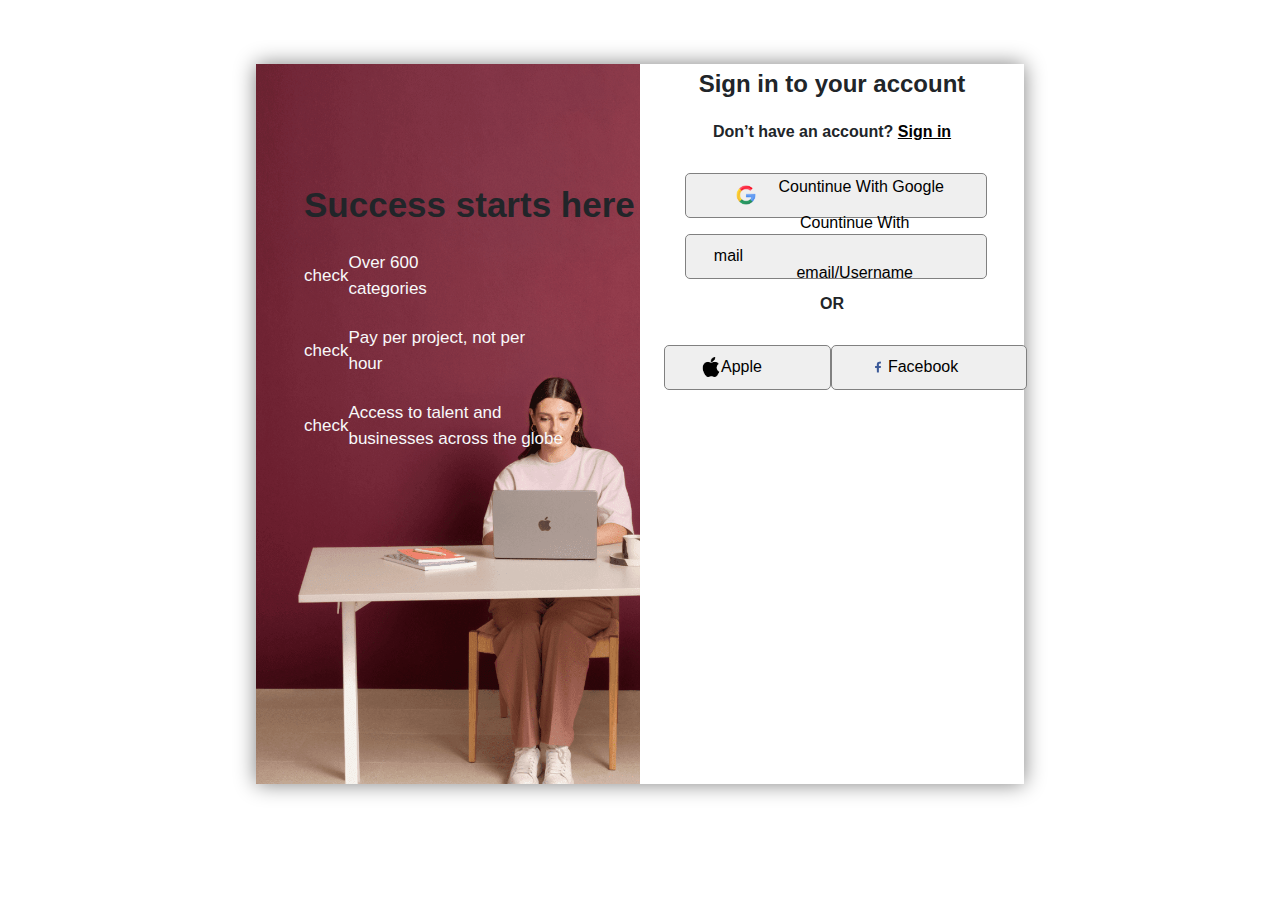
<file: join page.html>
<!DOCTYPE html>
<html lang="en">
<head>
    <meta charset="UTF-8">
    <meta name="viewport" content="width=device-width, initial-scale=1.0">
    <title>fiverr(join)</title>
    <link rel="stylesheet" href="style join page.css">
    <link rel="stylesheet" href="bootstrap-5.3.2-dist/css/bootstrap.min.css">
</head>
<body class="d-flex align-items-center justify-content-center">
    <div class="kk">
        
    <div class="qq w-75 h-100 position-relative">
        <div class="ww">
          <div class="wwa ms-5">
            <h1 class="mt-2">Success starts here</h1>
            <p a class="text-light mt-4 d-flex align-items-center justify-content-evenly"><span
                class="material-symbols-outlined">check</span>Over 600 categories</p>
            <p b class="text-light mt-4 d-flex align-items-center justify-content-evenly"><span
                class="material-symbols-outlined">check</span>Pay per project, not per hour</p>
            <p c class="text-light mt-4 d-flex align-items-center justify-content-evenly"><span
                class="material-symbols-outlined">check</span>Access to talent and businesses across the
              globe
            </p>
          </div>
        </div>
        <div class="ee  w-50 vh-100 ">
          <form class=" p-4 mt-5 pt-5  d-flex flex-column align-items-center justify-content-center" action="">
            <h1 class="fs-4 fw-bolder">Sign in to your account</h1>
            <p>Don’t have an account? <a class="text-decoration-none text-black text-decoration-underline"
                href="index.HTML">Sign in</a></p>
            <button class=" ms-2 ff  text-center d-flex align-items-center justify-content-evenly"><img class="ms-2"
                src="google-removebg-preview.png" alt="">
              <p class="">Countinue With Google</p>
            </button>
            <button class=" ff ms-2 mt-3 d-flex text-center align-items-center justify-content-evenly"><span
                class="material-symbols-outlined ms-2">mail</span>
              <p class="">Countinue With email/Username</p>
            </button>
            <p>OR</p>
            <nav class="w-100  navb d-flex align-items-center justify-content-evenly"><button
                class="d-flex align-items-center justify-content-evenly"><img class="ms-3" a
                  src="apple-removebg-preview.png" alt="">
                <p class="mt-3 me-5">Apple</p>
              </button> <button class="d-flex align-items-center justify-content-evenly"><img class="ms-3" b
                  src="facebook-removebg-preview.png" alt="">
                <p class="mt-3 me-5">Facebook</p>
              </button></nav>
          </form>
        </div>
      </div>
    </div>
</body>
</html>
<script src="bootstrap-5.3.2-dist/js/bootstrap.min.js"></script>
</file>
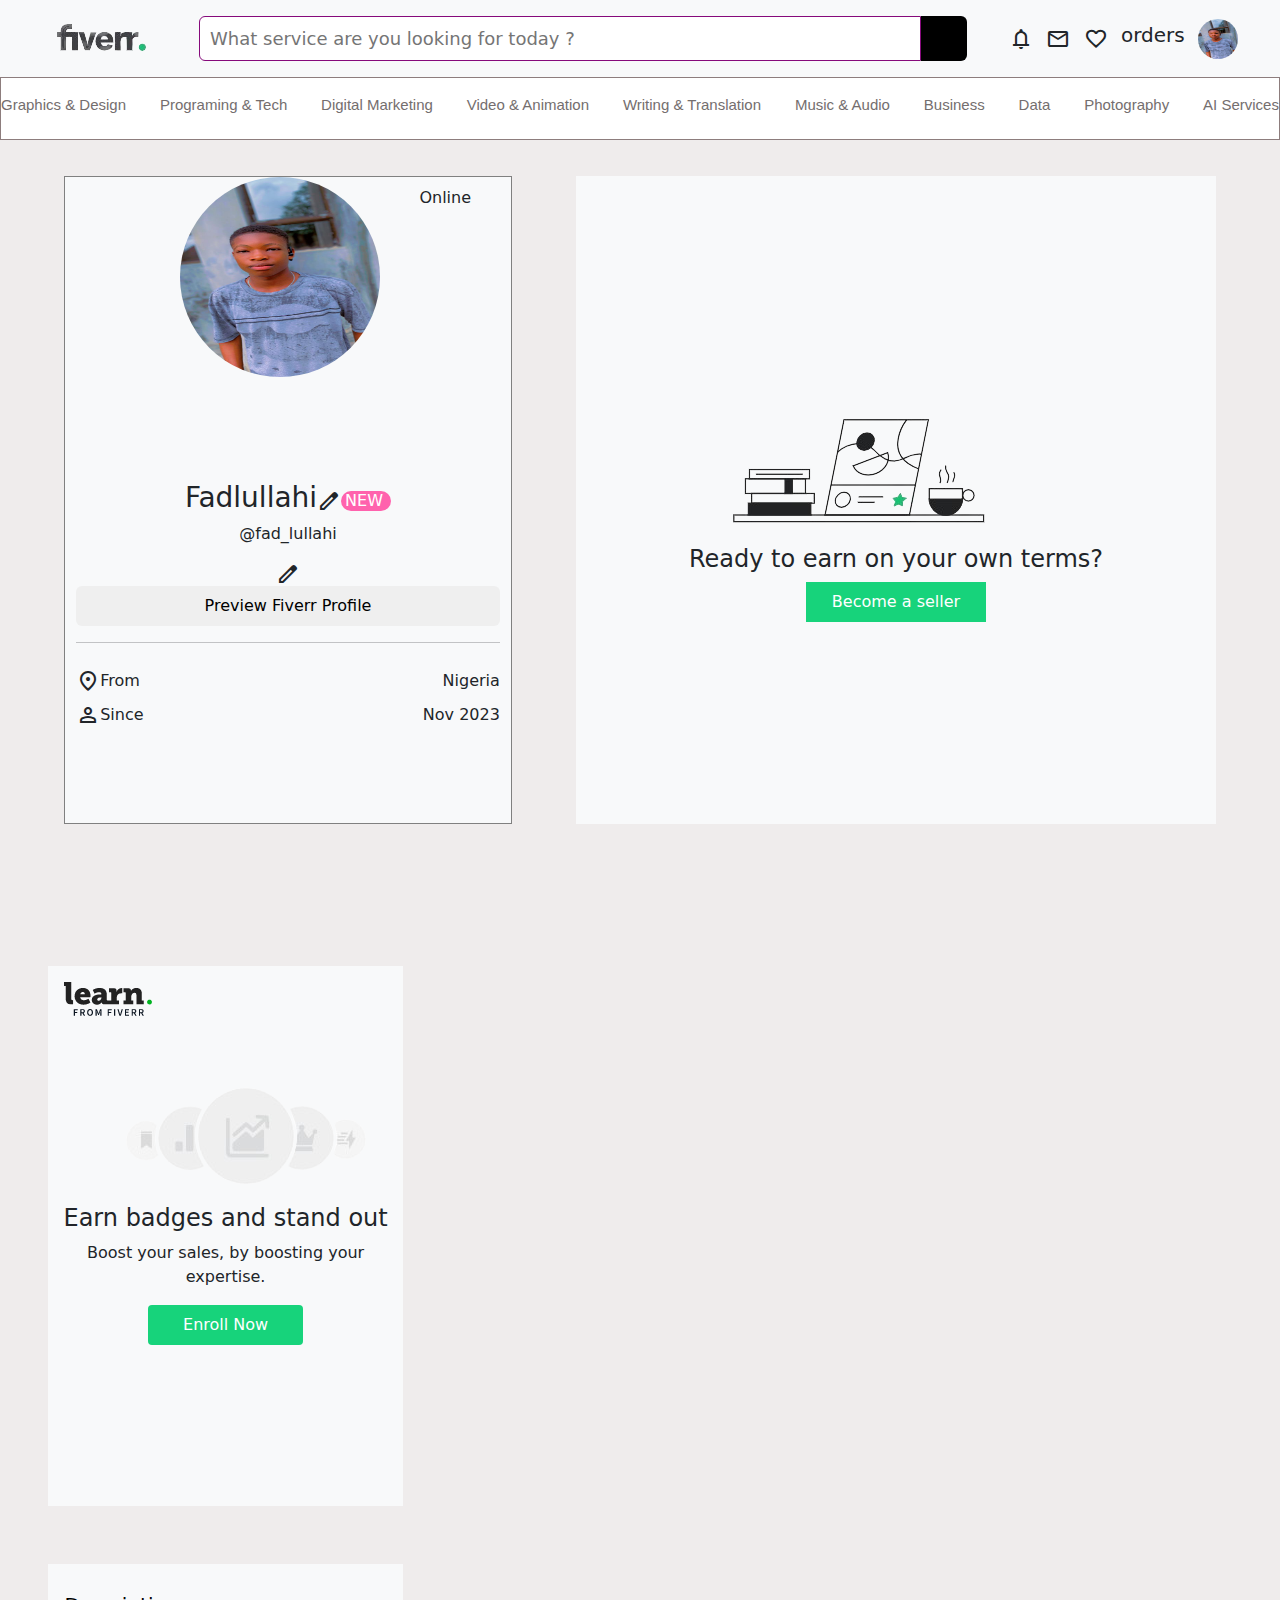
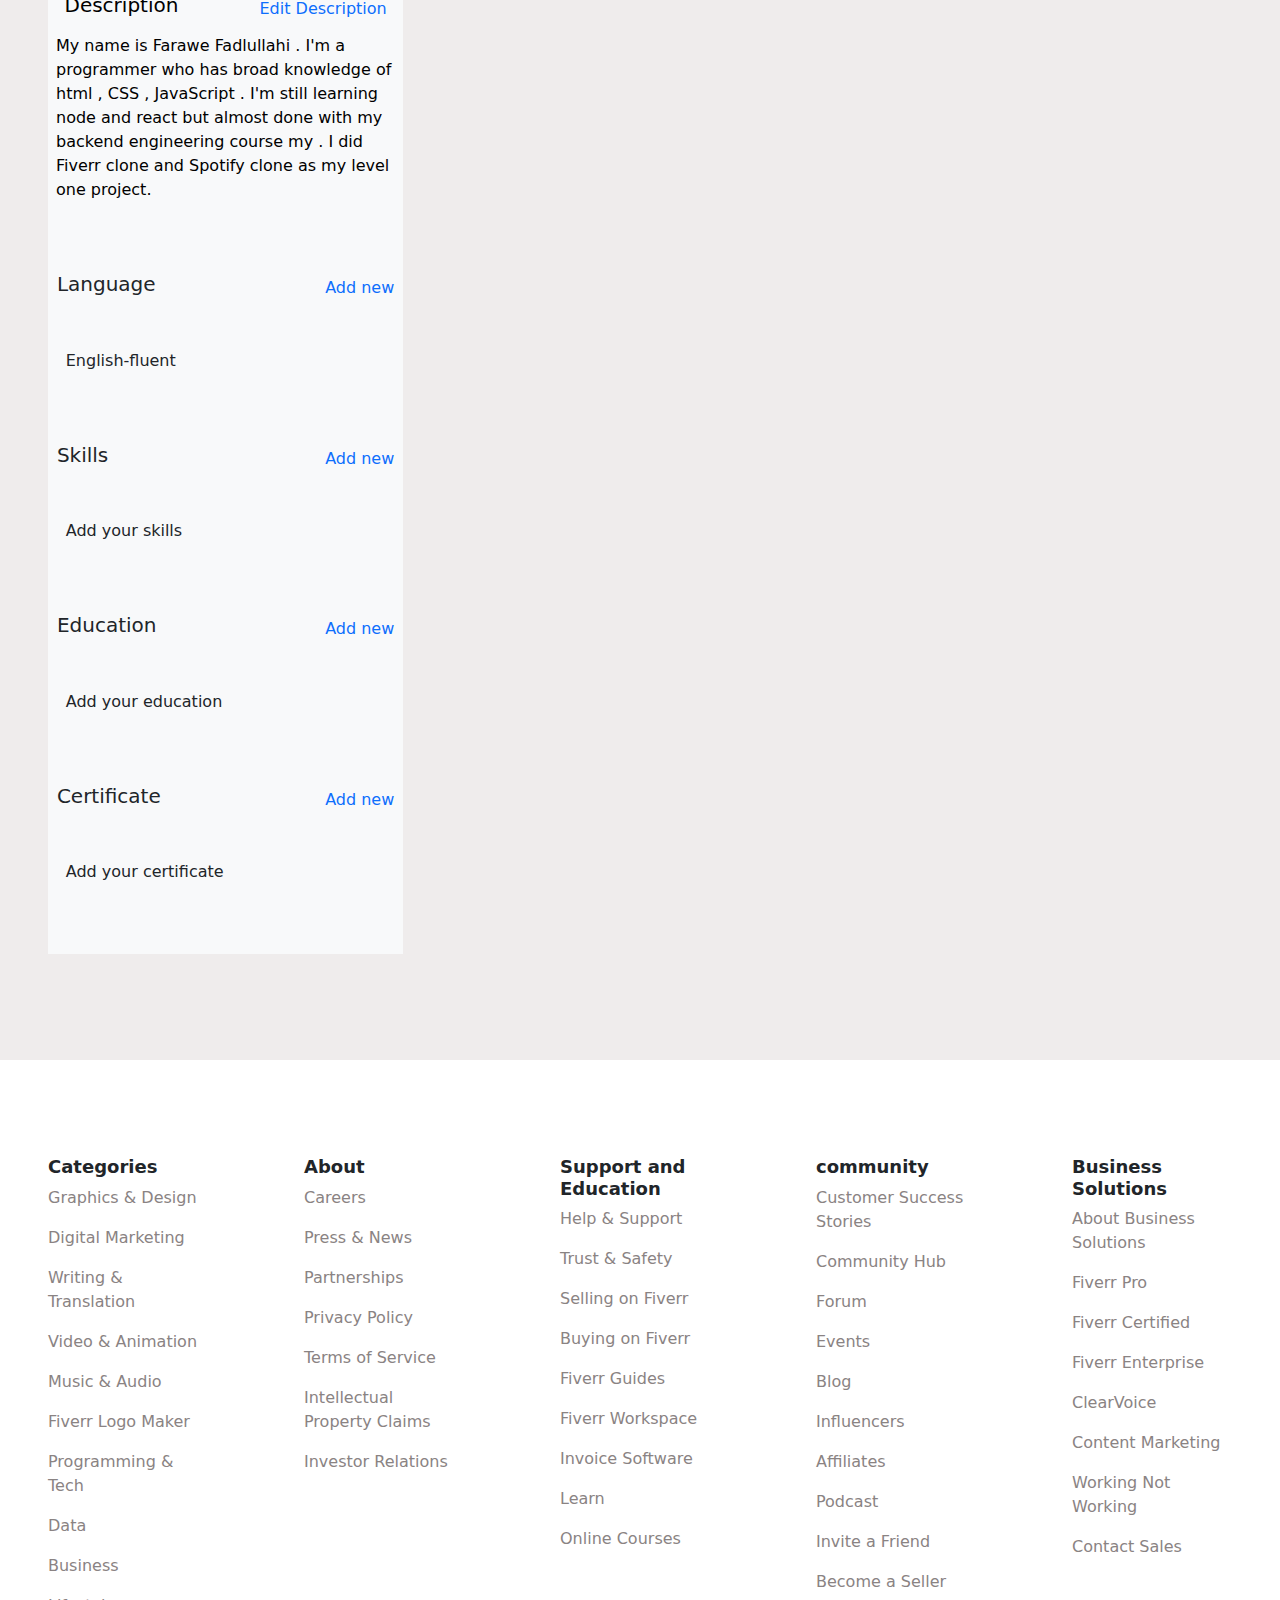
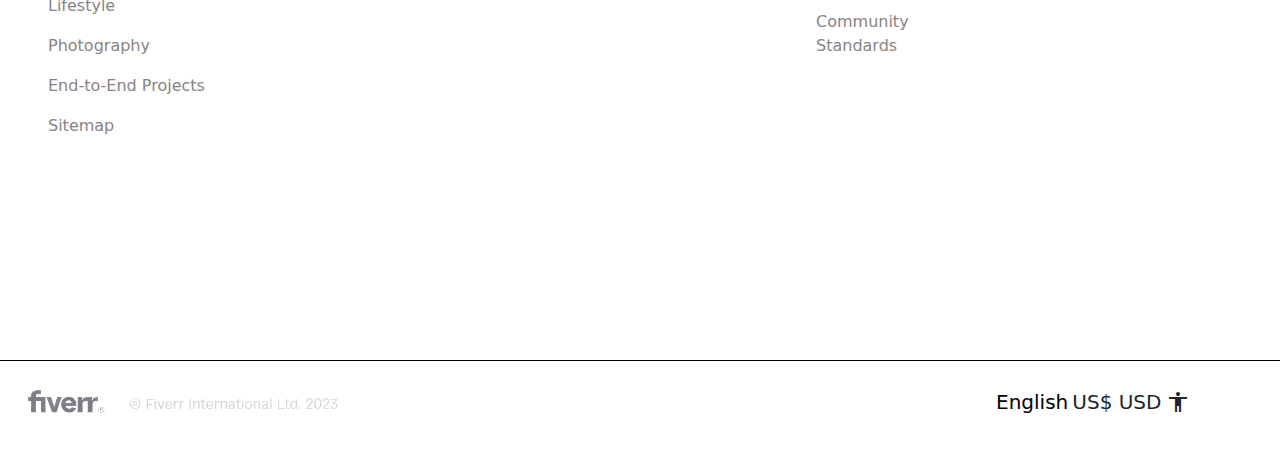
<file: profile page.html>
<!DOCTYPE html>
<html lang="en">

<head>
  <meta charset="UTF-8">
  <meta name="viewport" content="width=device-width, initial-scale=1.0">
  <title>fiverr(profile page)</title>
  <link rel="stylesheet" href="bootstrap-5.3.2-dist/css/bootstrap.min.css">
  <link rel="stylesheet" href="style profile.css">
  <link rel="stylesheet"
    href="https://fonts.googleapis.com/css2?family=Material+Symbols+Outlined:opsz,wght,FILL,GRAD@20..48,100..700,0..1,-50..200" />
</head>

<body class="">
  <div class="general ">
    <nav class="w-100 bg-light  align-items-center justify-content-evenly">
      <img src="fiverr_black-removebg-preview.png" alt="">
      <div class="input d-flex">
        <input class="search rounded-start-2 " type="search" name="" id=""
          placeholder="What service are you looking for today ? ">
        <div class="search_bar bg-black rounded-end-2 d-flex align-items-center justify-content-evenly">
          <i class="fa-solid fa-magnifying-glass fa-lg text-light "></i>
        </div>
      </div>
      <div class="profile  d-flex align-items-center justify-content-evenly">
        <span class="material-symbols-outlined">notifications</span>
        <span class="material-symbols-outlined">mail </span>
        <span class="material-symbols-outlined"> favorite </span>
        <h5>orders</h5>
        <div class="p_drp">
          <button class="border-0 btna"><img class="rounded-5" src="ma pic.jpg" alt=""></button>
          <div class="p_down position-absolute  ps-2 ">
            <p>Profile</p>
            <p>Post a Request</p>
            <p>Refer a Friend</p>
            <hr>
            <p>Become a seller</p>
            <p>Settings</p>
            <p>Billing and Payment</p>
            <hr>
            <p>English<i class="fa-solid fa-globe fa-sm"></i></p>
            <p>US$ USD</p>
            <p>Help and Support</p>
            <hr>
            <a class="text-decoration-none text-black" href="index.HTML"><p>Logout</p></a>
          </div>
        </div>
      </div>
    </nav>

    <div id="drpindrp" class="drpindrp    w-100 align-items-center justify-content-between ">
      <div class="drpaa">
        <p class="drpp">Graphics & Design</p>
        <div class="downaa ms-3  bg-light position-absolute">
          <section qq class="p-4 ">
            <h5>Logo & Brand Identity</h5>
            <p>Logo Design</p>
            <p>Brand Style Guides</p>
            <p>Business Cards & Stationery</p>
            <p>Fonts & Typography</p>
            <p>Logo Maker Tool</p>
            <p>Art & Illustration</p>
            <h4>Illustration</h4>
            <p>AI Artists <button class="rounded-5 ">NEW</button></p>
            <p>Children's Book Illustration</p>
            <p>Portraits & Caricatures</p>
            <p>Cartoons & Comics</p>
            <p>Pattern Design</p>
            <p>Tatoo Design</p>
          </section>
          <section qq class="p-4 ">
            <h4>Web & App Design</h4>
            <p>Website Design</p>
            <p>App Design</p>
            <p>UX Design</p>
            <p>Landing Page Design</p>
            <p>Icon Design</p>
            <h4>Product & Gaming</h4>
            <p>Industrial & Product Design</p>
            <p>Character Modeling</p>
            <p>Game Art</p>
            <p>Graphics for Streamers</p>
            <h4>Print Design</h4>
            <p>Flyer Design</p>
          </section>
          <section qq class="p-4 ">
            <h4>Visual Design</h4>
            <p>Image Editing</p>
            <p>Presentation Design</p>
            <p>Background Removal</p>
            <p>Infographic Design</p>
            <p>Vector Tracing</p>
            <p>Resume Design</p>
            <h4>Marketing Design</h4>
            <p>Social Media Design</p>
            <p>Social Posts & Banners</p>
            <p>Email Design</p>
            <p>Web Banners</p>
            <p>Signage Design</p>
          </section>
          <section qq class="p-4 ">
            <h4>Architecture & Building Design</h4>
            <p>Architecture & Interior Design</p>
            <p>Landscape Design</p>
            <p>Building Engineering</p>
            <h4>Fashion & Merchandise</h4>
            <p>T-Shirts & Merchandise</p>
            <p>Fashion Design</p>
            <p>Jewelry Design</p>
            <p>
            <h4>3D Design</h4><button class="rounded-5">NEW</button></p>
            <p>3D Architecture</p>
            <p>3D Industrial Design</p>
            <p>3D Fashion & Garment</p>
            <p>3D Printing Characters</p>
          </section>
        </div>
      </div>
      <div class="drpbb">
        <p class="drpp">Programing & Tech</p>
        <div class="downbb position-absolute d-flex align-items-center justify-content-evenly bg-light">
          <section qq class="p-4 ">
            <h4> Website Development</h4>
            <p>Business Websites</p>
            <p>E-Commerce Development</p>
            <p>Landing Pages</p>
            <p>Blogs</p>
            <p class="text-info-emphasis">Build a Complete Website</p>
            <h4>Website Platforms</h4>
            <p>WordPress</p>
            <p>Shopify</p>
            <p>Wix</p>
            <p>Custom Websites</p>
            <p>GoDaddy</p>
            <p>Website Maintenance</p>
            <p>Website Customiser</p>
          </section>
          <section qq class="p-4 ">
            <H4>Software Development</H4>
            <p>Web Applications</p>
            <p>Desktop Applications</p>
            <p>APIs & Integrations</p>
            <p>Scripting</p>
            <p>Browser Extensions</p>
            <h4>Software Developers</h4>
            <p>Python Developers</p>
            <p>HTML & CSS Developers</p>
            <p>JavaScript Developers</p>
            <p>Java Developers</p>
            <p>PHP Developers</p>
            <h4>Software Developers</h4>
            <p>Software Testing</p>
          </section>
          <section qq class="p-4 ">
            <h4>Mobile App Development</h4>
            <p>Cross-platform Development</p>
            <p>Android App Development</p>
            <p>IOS App Development</p>
            <p>Website to App</p>
            <p>Mobile App Maintenance <button class="rounded-5">NEW</button></p>
            <h4>Game Development</h4>
            <p>PC Games</p>
            <p>Mobile Games</p>
            <p>Console Games</p>
            <p>VR Games</p>
            <p>Game Mods <button class="rounded-5">NEW</button></p>
            <h4>Support & Cybersecurity</h4>
            <p>DevOps & Cloud</p>
          </section>
          <section qq class="4">
            <h4>AI Development</h4>
            <p>AI IntegrationsNEW</p>
            <p>AI Websites</p>
            <p> AI Chatbots</p>
            <p>ChatGPT Applications</p>
            <p>AI AgentsNEW</p>
            <h4>Chatbots</h4>
            <p>Discord Chatbots</p>
            <p>Telegram Chatbots</p>
            <p>Chatbot Development</p>
            <h4>Miscellaneous</h4>
            <p> Electronics Engineering</p>
            <p>Development for Streamers</p>
            <p>Blockchain & Cryptocurreny</p>
          </section>
        </div>
      </div>
      <div class="drpcc">
        <p class="drpp">Digital Marketing</p>
        <div class="downcc position-absolute d-flex align-items-center justify-content-evenly bg-light">
          <section qq class="p-4 ">
            <h4>Search</h4>
            <p>Search Engine Optimization (SEO)</p>
            <p>Search Engine Marketing (SEM)</p>
            <p>Local SEO</p>
            <p>E-Commerce SEO</p>
            <p>Video SEO</p>
            <h4>Social</h4>
            <p>Social Media Marketing</p>
            <p>Paid Social Media</p>
            <p>Influencer Marketing</p>
            <p>Community Management</p>
          </section>
          <section qq class="p-4 ">
            <h4>Methods & Techniques</h4>
            <p>Video Marketing</p>
            <p>E-Commerce Marketing</p>
            <p>Email Marketing</p>
            <p>Guest Posting</p>
            <p>Affiliate Marketing</p>
            <p>Display Advertising</p>
            <p>Public Relations</p>
            <p>Text Message Marketing</p>
          </section>
          <section qq class="p-4 ">
            <h4>Analytics & Strategy</h4>
            <p>Marketing Strategy</p>
            <p>Marketing Advice <button class="rounded-5">NEW</button></p>
            <p>Web Analytics</p>
            <h4>Industry & Purpose-Specific</h4>
            <p>Music Promotion</p>
            <p>Podcast Marketing</p>
            <p>Book & eBook Marketing</p>
            <p>Mobile App Marketing</p>
            <h4>Miscellaneous</h4>
            <p> Crowdfunding</p>
            <p>Other</p>
          </section>
        </div>
      </div>
      <div class="drpdd">
        <p class="drpp">Video & Animation</p>
        <div class="downdd position-absolute d-flex align-items-center justify-content-evenly bg-light">
          <section qq class="p-4 ">
            <h4>Editing & Post-Production</h4>
            <p>Video Editing</p>
            <p>Visual Effects</p>
            <p>Video Art <button class="rounded-5">NEW</button></p>
            <p>Intro & Outro Videos</p>
            <p>Video Templates Editing</p>
            <p>Subtitles & Captions</p>
            <p>Find a long-term video editor</p>
            <h4>Social & Marketing Videos</h4>
            <p>Video Ads & Commercials</p>
            <p>Social Media Videos</p>
            <p>UGC Videos <button class="rounded-5">NEW</button></p>
            <p>Music Videos</p>
            <p>Slideshow Videos</p>
          </section>
          <section qq class="p-4 ">
            <h4>Animation</h4>
            <p>Character Animation</p>
            <p>Animated GIFs</p>
            <p>Animation for Kids</p>
            <p>Animation for Streamers</p>
            <p>Rigging</p>
            <p>NFT Animation</p>
            <h4>Motion Graphics</h4>
            <p>Logo Animation</p>
            <p>Lottie & Web Animation</p>
            <p>Text Animation <button class="rounded-5">NEW</button></p>
            <p>Filmed Video Production</p>
            <p>Videographers</p>
          </section>
          <section qq class="p-4 ">
            <h4>Explainer Videos</h4>
            <p>Animated Explainers</p>
            <p>Live Action Explainers</p>
            <p>Spokesperson Videos</p>
            <p>Screencasting Videos</p>
            <p>eLearning Video Production</p>
            <p>Crowdfunding Videos</p>
            <h4>Product Videos</h4>
            <p>3D Product Animation</p>
            <p>E-Commerce Product Videos</p>
            <p>Corporate Videos</p>
            <p>App & Website Previews</p>
          </section>
          <section qq class="p-4 ">
            <h4>Miscellaneous</h4>
            <p>Article to Video</p>
            <p>Game Trailers</p>
            <p>Meditation Videos</p>
            <p>Real Estate Promos</p>
            <p>Book Trailers</p>
            <p>Video Advice</p>
            <p>Other</p>
            <h4>AI Video</h4>
            <p>AI Video Art <button class="rounded-5">NEW</button></p>
            <p>AI Music Videos</p>
            <p>AI Spokespersons Videos</p>
          </section>
        </div>
      </div>
      <div class="drpee">
        <p class="drpp">Writing & Translation</p>
        <div class="downee position-absolute d-flex align-items-center justify-content-evenly bg-light">
          <section qq class="p-4 ">
            <h4>Content Writing</h4>
            <p>Articles & Blog Posts</p>
            <p>Content Strategy <button class="rounded-5">NEW</button></p>
            <p>Book & eBook Writing</p>
            <p>Website Content</p>
            <p>Scriptwriting</p>
            <p>Creative Writing</p>
            <p>Podcast Writing</p>
            <p>Speechwriting</p>
            <p>Research & Summaries</p>
            <p>Custom Writing Prompts <button class="rounded-5">NEW</button></p>
            <p>Find an Expert Writer</p>
          </section>
          <section qq class="p-4 ">
            <h4> Editing & Critique</h4>
            <p>Proofreading & Editing</p>
            <p>AI Content Editing</p>
            <p>Book Editing</p>
            <p>Beta Reading</p>
            <p>Writing Advice</p>
            <h4>Career Writing</h4>
            <p>Resume Writing</p>
            <p>Cover Letters</p>
            <p>LinkedIn Profiles</p>
            <p>Job Descriptions</p>
          </section>
          <section qq class="p-4 ">
            <h4> Business & Marketing Copy</h4>
            <p>Brand Voice & Tone</p>
            <p>Business Names & Slogans</p>
            <p>Case Studies</p>
            <p>White Papers</p>
            <p>Product Descriptions</p>
            <p>Ad Copy</p>
            <p>Sales Copy</p>
            <p>Email Copy</p>
            <p>Social Media Copy</p>
            <p>Press Releases</p>
            <p>UX Writing</p>
          </section>
          <section qq class="p-4 ">
            <h4>Translation & Transcription</h4>

            <p>Translation</p>
            <p>Localization <button class="rounded-5">NEW</button></p>
            <p>Transcription</p>
            <h4>Miscellaneous</h4>
            <p>eLearning Content Development</p>
            <p>Technical Writing</p>
            <p>Grant Writing</p>
            <p>Other</p>
          </section>
        </div>
      </div>
      <div class="drpff">
        <p class="drpp">Music & Audio</p>
        <div class="downff position-absolute d-flex align-items-center justify-content-evenly bg-light">
          <section qq class="p-4 ">
            <h4>Music Production & Writing</h4>
            <p>Producers & Composers
            <p>Singers & Vocalists</p>
            <p>Session Musicians</p>
            <p>Songwriters</p>
            <p> Beat Making</p>
            <P>Jingles & Intros</p>
            <h4>Audio Engineering & Post Production</h4>
            <p>Mixing & Mastering</p>
            <p> Audio Editing</p>
            <p>Vocal Tuning</p>
          </section>
          <section qq class="p-4 ">
            <h4>Voice Over & Narration</h4>
            <p>Voice Over</p>
            <p>Female Voice Over</p>
            <p>Male Voice Over</p>
            <p>French Voice Over</p>
            <p>German Voice Over</p>
            <p>24hr Turnaround</p>
            <p>Streaming & Audio</p>
            <p>Podcast Production</p>
            <p>Audiobook Production</p>
            <p>Audio Ads Production</p>
            <p>Voice Synthesis & AI</p>
          </section>
          <section qq class="p-4 ">
            <h4>DJing</h4>
            <p>DJ Drops & Tags</p>
            <p>DJ Mixing</p>
            <p>Remixing & Mashups</p>
            <h4>Sound Design</h4>
            <p>Sound Design</p>
            <p>Synth Presets</p>
            <p>Meditation Music</p>
            <p>Audio Logo & Sonic Branding</p>
            <h4>Lessons & Transcriptions</h4>
            <p>Online Music Lessons</p>
            <p>Music Transcription</p>
            <p>Music & Audio Advice</p>
          </section>
        </div>
      </div>
      <div class="drpgg">
        <p class="drpp">Business</p>
        <div class="downgg position-absolute d-flex align-items-center justify-content-evenly bg-light">
          <section qq class="p-4 ">
            <h4> Business Formation</h4>
            <p>Business Registration <button class="rounded-5">NEW</button></p>
            <p>Business Plans</p>
            <p>Pitch Decks</p>
            <p>Startup Consulting</p>
            <h4>Business Growth</h4>
            <p>Business Consulting</p>
            <p>Market Research</p>
            <p>Product Management <button class="rounded-5">NEW</button></p>
            <p>AI Consulting <button class="rounded-5">NEW</button></p>
          </section>
          <section qq class="p-4 ">
            <h4>General & Administrative</h4>
            <p>Virtual Assistant</p>
            <p>E-Commerce Management</p>
            <p>HR Consulting</p>
            <p>Project Management</p>
            <p>Supply Chain Management</p>
            <h4>Legal Services</h4>
            <p>Applications & Registrations</p>
            <p>Legal Documents & Contracts</p>
            <p>Legal Consulting</p>
          </section>
          <section qq class="p-4 ">
            <h4> Sales & Customer Care</h4>
            <p>Sales</p>
            <p>Lead Generation</p>
            <p>Call Center & Calling</p>
            <p>Customer Care</p>
            <p>CRM Management</p>
            <p>Professional Development</p>
            <p>Interview Prep</p>
            <p>Leadership Development</p>
            <p>Life Coaching</p>
          </section>
          <section qq class="p-4 ">
            <h4>Accounting & Finance</h4>
            <p>Tax Consulting</p>
            <p>Accounting & Bookkeeping</p>
            <p>Financial Consulting</p>
            <p>ERP Management</p>
            <h4>Miscellaneous</h4>
            <p>Fact Checking</p>
            <p>Event Management</p>
            <p>Game Concept Design</p>
            <p>Other</p>
          </section>
        </div>
      </div>
      <div class="drphh">
        <p class="drpp">Data</p>
        <div class="downhh position-absolute d-flex align-items-center justify-content-evenly bg-light">
          <section qq class="p-4 ">
            <h4>Data Science & ML</h4>
            <p>Machine Learning <button class="rounded-5">NEW</button></p>
            <p>Computer Vision</p>
            <p>NLP</p>
            <p>Deep Learning <button class="rounded-5">NEW</button></p>
            <p>Generative Models</p>
            <p>Time Series Analysis</p>
            <h4>Data Analysis</h4>
            <p>Data Analytics</p>
            <p>Data Visualization</p>
            <p>Dashboards</p>
          </section>
          <section qq class="p-4 ">
            <h4>Data Collection</h4>
            <p>Data Entry</p>
            <p>Data Mining & Scraping</p>
            <p>Data Annotation</p>
            <p>Data Formatting & Cleaning</p>
            <p>Data Typing</p>
            <h4>Data Management</h4>
            <p>Data Processing</p>
            <p>Data Engineering</p>
            <p>Databases</p>
            <p>Data Governance & Protection</p>
          </section>
        </div>
      </div>
      <div class="drpii">
        <p class="drpp">Photography</p>
        <div class="downii position-absolute d-flex align-items-center justify-content-evenly bg-light">
          <section qq class="p-4 ">
            <h4>Products & Lifestyle</h4>
            <p>Product Photographers</p>
            <p>Food Photographers</p>
            <p>Lifestyle & Fashion Photographers</p>
            <h4>People & Scenes</h4>
            <p>Portrait Photographers</p>
            <p>Event Photographers</p>
            <p>Real Estate Photographers</p>
            <p>Scenic Photographers</p>
          </section>
          <section qq class="p-4 ">
            <h4>Local Photography</h4>
            <p>Photographers in New York</p>
            <p>Photographers in Los Angeles</p>
            <p>Photographers in London</p>
            <p>Photographers in Paris</p>
            <p>All Cities</p>
            <h4>Miscellaneous</h4>
            <p>Photography Classes</p>
            <p>Photo Preset Creation <button class="rounded-5">NEW</button></p>
            <p>Modeling & Acting</p>
            <p>Styling & Beauty</p>
            <p>Other</p>
          </section>
        </div>
      </div>
      <div class="drpjj">
        <p class="drpp">AI Services</p>
        <div class="downjj position-absolute d-flex align-items-center justify-content-evenly bg-light">
          <section qq class="p-4 ">
            <h4>Build your AI app</h4>
            <p>AI Applications</p>
            <p>AI Integrations <button class="rounded-5">NEW</button></p>
            <p>ChatGPT Applications</p>
            <p>AI Websites</p>
            <p>AI Chatbots</p>
            <h4>Refine AI with experts</h4>
            <p>Photo Manipulation</p>
            <p>Fact Checking</p>
            <p>AI Content Editing</p>
            <p>Custom Writing Prompts <button class="rounded-5">NEW</button></p>
            <p>AI Consulting <button class="rounded-5">NEW</button></p>
          </section>
          <section qq class="p-4 ">
            <h4>AI Artists</h4>
            <p>Midjourney Artists</p>
            <p>DALL-E Artists</p>
            <p>Stable Diffusion Artists</p>
            <h4>Creative services</h4>
            <p>AI Video Art <button class="rounded-5">NEW</button></p>
            <p>AI Music Videos</p>
            <p>Voice Synthesis & AI</p>
            <p>Generative AI Lessons</p>
            <p>AI Spokespersons Videos</p>
          </section>
          <section qq class="p-4 ">
            <h4>Data Science & ML</h4>
            <p>Machine Learning <button class="rounded-5">NEW</button></p>
            <p>Computer Vision</p>
            <p>NLP</p>
            <p>Deep Learning <button class="rounded-5">NEW</button></p>
            <p>Generative Models</p>
            <p>Time Series Analysis</p>
            <h4>Get your data right</h4>
            <p>Data Annotation</p>
            <p>Data Analytics</p>
          </section>
        </div>
      </div>
    </div>
    <div class="first w-100 align-items-center justify-content-evenly">
      <div class="fa  d-flex flex-column align-items-center bg-light ">
        <div class="faa d-flex align-items-top justify-content-evenly">
          <img class=" " src="ma pic.jpg" alt="">
          <aside class="rounded-5">Online</aside>
        </div>
        <div class="fab d-flex align-items-center">
          <h3>Fadlullahi</h3><span class="material-symbols-outlined"> edit </span> <button
            class="d-flex align-items-center">NEW</button>
        </div>
        <section class="d-flex flex-column align-items-center justify-content-center">
          <p>@fad_lullahi</p><span class="material-symbols-outlined"> edit </span>
        </section>
        <button class="vv rounded-2">Preview Fiverr Profile</button>
        <div class="fac ">
          <hr>
          <div class="faca ">
            <section class="d-flex align-items-center"><span class="material-symbols-outlined">location_on</span>From
            </section>
            <section>Nigeria</section>
          </div>
          <div class="faca">
            <section class="d-flex align-items-center"><span class="material-symbols-outlined">person</span>Since
            </section>
            <section>Nov 2023</section>
          </div>
        </div>
      </div>
      <div class="fb d-flex flex-column align-items-center bg-light">
        <img src="fiverr_tea-removebg-preview.png" alt="">
        <h4>Ready to earn on your own terms?</h4>
        <button>Become a seller</button>
      </div>
    </div>
    <div class="seventh d-flex flex-column  justify-content-evenly w-100  p-5">
      <div class="seva bg-light d-flex flex-column align-content-center justify-content-between ">
        <div class="sevaa text-start p-3">
          <img src="fiverrlearn_logo.png" alt="">
        </div>
        <div class="sevab">
          <img src="fiverr_circle-removebg-preview.png" alt="">
          <h4>Earn badges and stand out</h4>
          <p>Boost your sales, by boosting your expertise.</p>
          <button class="rounded-1">Enroll Now</button>
        </div>
      </div>
      <div class="sevb pt-3 bg-light">
        <div class="sevba p-2 text-black  w-100 d-flex flex-column align-items-center justify-content-around">
          <div class="sevbaa  d-flex align-items-center justify-content-between">
            <h5 class="text-black">Description</h5>
            <a class="text-decoration-none" href="#">Edit Description</a>
          </div>
          <p>My name is Farawe Fadlullahi . I'm a programmer who has broad knowledge of html , CSS ,
            JavaScript . I'm still learning node and react but almost done with my backend engineering
            course my . I did Fiverr clone and Spotify clone as my level one project.</p>
          <hr>
        </div>
        <div class="sevbb position-relative  d-flex flex-column align-items-center  w-100">
          <div class="sevbba   d-flex align-items-center justify-content-between">
            <h5>Language</h5>
            <a class="text-decoration-none" href="#">Add new</a>
          </div>
          <aside class="position-absolute">
            <p class="text-start">English-fluent</p>
          </aside>
        </div>
        <div class="sevbb position-relative  d-flex flex-column align-items-center  w-100">
          <div class="sevbba   d-flex align-items-center justify-content-between">
            <h5>Skills</h5>
            <a class="text-decoration-none" href="#">Add new</a>
          </div>
          <aside class="position-absolute">
            <p class="text-start">Add your skills</p>
          </aside>
        </div>
        <div class="sevbb position-relative  d-flex flex-column align-items-center  w-100">
          <div class="sevbba   d-flex align-items-center justify-content-between">
            <h5>Education </h5>
            <a class="text-decoration-none" href="#">Add new</a>
          </div>
          <aside class="position-absolute">
            <p class="text-start">Add your education</p>
          </aside>
        </div>
        <div class="sevbb position-relative  d-flex flex-column align-items-center  w-100">
          <div class="sevbba   d-flex align-items-center justify-content-between">
            <h5>Certificate</h5>
            <a class="text-decoration-none" href="#">Add new</a>
          </div>
          <aside class="position-absolute">
            <p class="text-start">Add your certificate</p>
          </aside>
        </div>
      </div>
    </div>
    <div class="mmm  w-100 100vh">
      <div class="dddd w-100">
        <div class="accordion accordion-flush" id="accordionFlushExample">
          <div class="accordion-item">
            <h2 class="accordion-header">
              <button class="accordion-button collapsed" type="button" data-bs-toggle="collapse"
                data-bs-target="#flush-collapseOne" aria-expanded="false" aria-controls="flush-collapseOne">
                <h5 style="font-size: 18px; font-weight: 700;">Categories</h5>
              </button>
            </h2>
            <div id="flush-collapseOne" class="accordion-collapse collapse" data-bs-parent="#accordionFlushExample">
              <div class="accordion-body">
                <p>Graphics & Design</p>
                <p>Digital Marketing</p>
                <p>Writing & Translation</p>
                <p>Video & Animation</p>
                <p>Music & Audio</p>
                <p>Fiverr Logo Maker</p>
                <p>Programming & Tech</p>
                <p>Data</p>
                <p>Business</p>
                <p>Lifestyle</p>
                <p>Photography</p>
                <p>End-to-End Projects</p>
                <p>Sitemap</p>
              </div>
            </div>
          </div>
          <div class="accordion-item">
            <h2 class="accordion-header">
              <button class="accordion-button collapsed" type="button" data-bs-toggle="collapse"
                data-bs-target="#flush-collapseTwo" aria-expanded="false" aria-controls="flush-collapseTwo">
                <h5 style="font-size: 18px; font-weight: 700;">About</h5>
              </button>
            </h2>
            <div id="flush-collapseTwo" class="accordion-collapse collapse" data-bs-parent="#accordionFlushExample">
              <div class="accordion-body">
                <p>Careers</p>
                <p>Press & News</p>
                <p>Partnerships</p>
                <p>Privacy Policy</p>
                <p>Terms of Service</p>
                <p>Intellectual Property Claims</p>
                <p>Investor Relations</p>
              </div>
            </div>
          </div>
          <div class="accordion-item">
            <h2 class="accordion-header">
              <button class="accordion-button collapsed" type="button" data-bs-toggle="collapse"
                data-bs-target="#flush-collapseThree" aria-expanded="false" aria-controls="flush-collapseThree">
                <h5 style="font-size: 18px; font-weight: 700;">Support and Education</h5>
              </button>
            </h2>
            <div id="flush-collapseThree" class="accordion-collapse collapse" data-bs-parent="#accordionFlushExample">
              <div class="accordion-body">
                <p> Help & Support</p>
                <p>Trust & Safety</p>
                <p>Selling on Fiverr</p>
                <p>Buying on Fiverr</p>
                <p>Fiverr Guides</p>
                <p>Fiverr Workspace</p>
                <p>Invoice Software</p>
                <p>Learn</p>
                <p>Online Courses</p>
              </div>
            </div>
          </div>
          <div class="accordion-item">
            <h2 class="accordion-header">
              <button class="accordion-button collapsed" type="button" data-bs-toggle="collapse"
                data-bs-target="#flush-collapsefour" aria-expanded="false" aria-controls="flush-collapsefour">
                <h5 style="font-size: 18px; font-weight: 700;">community</h5>
              </button>
            </h2>
            <div id="flush-collapsefour" class="accordion-collapse collapse" data-bs-parent="#accordionFlushExample">
              <div class="accordion-body">
                <p>Customer Success Stories</p>
                <p>Community Hub</p>
                <p>Forum</p>
                <p>Events</p>
                <p>Blog</p>
                <p>Influencers</p>
                <p>Affiliates</p>
                <p>Podcast</p>
                <p>Invite a Friend</p>
              </div>
            </div>
          </div>
          <div class="accordion-item">
            <h2 class="accordion-header">
              <button class="accordion-button collapsed" type="button" data-bs-toggle="collapse"
                data-bs-target="#flush-collapsefive" aria-expanded="false" aria-controls="flush-collapsefive">
                <h5 style="font-size: 18px; font-weight: 700;">Business Solutions</h5>
              </button>
            </h2>
            <div id="flush-collapsefive" class="accordion-collapse collapse" data-bs-parent="#accordionFlushExample">
              <div class="accordion-body">
                <p>About Business Solutions</p>
                <p>Fiverr Pro</p>
                <p>Fiverr Certified</p>
                <p>Fiverr Enterprise</p>
                <p>ClearVoice</p>
                <p>Content Marketing</p>
                <p>Working Not Working</p>
                <p>Contact Sales</p>
              </div>
            </div>
          </div>
        </div>
      </div>
      <div class="nineth flex-wrap justify-content-center align-items-top pt-5  vh-100 ">
        <div class="naa p-5 ">
          <h5 style="font-size: 18px; font-weight: 700;">Categories</h5>
          <p>Graphics & Design</p>
          <p>Digital Marketing</p>
          <p>Writing & Translation</p>
          <p>Video & Animation</p>
          <p>Music & Audio</p>
          <p>Fiverr Logo Maker</p>
          <p>Programming & Tech</p>
          <p>Data</p>
          <p>Business</p>
          <p>Lifestyle</p>
          <p>Photography</p>
          <p>End-to-End Projects</p>
          <p>Sitemap</p>
        </div>
        <div class="naa p-5 ">
          <h5 style="font-size: 18px; font-weight: 700;">About</h5>
          <p>Careers</p>
          <p>Press & News</p>
          <p>Partnerships</p>
          <p>Privacy Policy</p>
          <p>Terms of Service</p>
          <p>Intellectual Property Claims</p>
          <p>Investor Relations</p>
        </div>
        <div class="naa p-5 ">
          <h5 style="font-size: 18px; font-weight: 700;">Support and Education</h5>
          <p> Help & Support</p>
          <p>Trust & Safety</p>
          <p>Selling on Fiverr</p>
          <p>Buying on Fiverr</p>
          <p>Fiverr Guides</p>
          <p>Fiverr Workspace</p>
          <p>Invoice Software</p>
          <p>Learn</p>
          <p>Online Courses</p>
        </div>
        <div class="naa p-5">
          <h5 style="font-size: 18px; font-weight: 700;">community</h5>
          <p>Customer Success Stories</p>
          <p>Community Hub</p>
          <p>Forum</p>
          <p>Events</p>
          <p>Blog</p>
          <p>Influencers</p>
          <p>Affiliates</p>
          <p>Podcast</p>
          <p>Invite a Friend</p>
          <p>Become a Seller</p>
          <p>Community Standards</p>
        </div>
        <div class="naa p-5 ">
          <h5 style="font-size: 18px; font-weight: 700;">Business Solutions</h5>
          <p>About Business Solutions</p>
          <p>Fiverr Pro</p>
          <p>Fiverr Certified</p>
          <p>Fiverr Enterprise</p>
          <p>ClearVoice</p>
          <p>Content Marketing</p>
          <p>Working Not Working</p>
          <p>Contact Sales</p>
        </div>
      </div>
    </div>
    <div class="tenth w-100 ">
      <div class="tea w-25 align-content-center justify-content-center"><img
          src="fiverr_footer_logo-removebg-preview.png" alt=""></div>
      <div class="teb   align-items-center ">
        <div class="teba w-50 d-flex align-content-center justify-content-evenly">
          <i class="fa-brands fa-tiktok fa-xl"></i>
          <i class="fa-brands fa-instagram fa-xl"></i>
          <i class="fa-brands fa-linkedin fa-xl"></i>
          <i class="fa-brands fa-facebook fa-xl"></i>
          <i class="fa-brands fa-pinterest fa-xl"></i>
          <i class="fa-brands fa-x-twitter fa-xl"></i>
        </div>
        <div class="tebb  d-flex  align-content-center justify-content-evenly">
          <h5 class="text-black"><i class="fa-solid fa-globe fa-sm"></i>English</h5>
          <h5>US$ USD</h5>
          <aside><span class="material-symbols-outlined lg">accessibility</span></aside>
        </div>
      </div>
    </div>
  </div>
</body>

</html>
<script src="bootstrap-5.3.2-dist/js/bootstrap.min.js"></script>
</file>
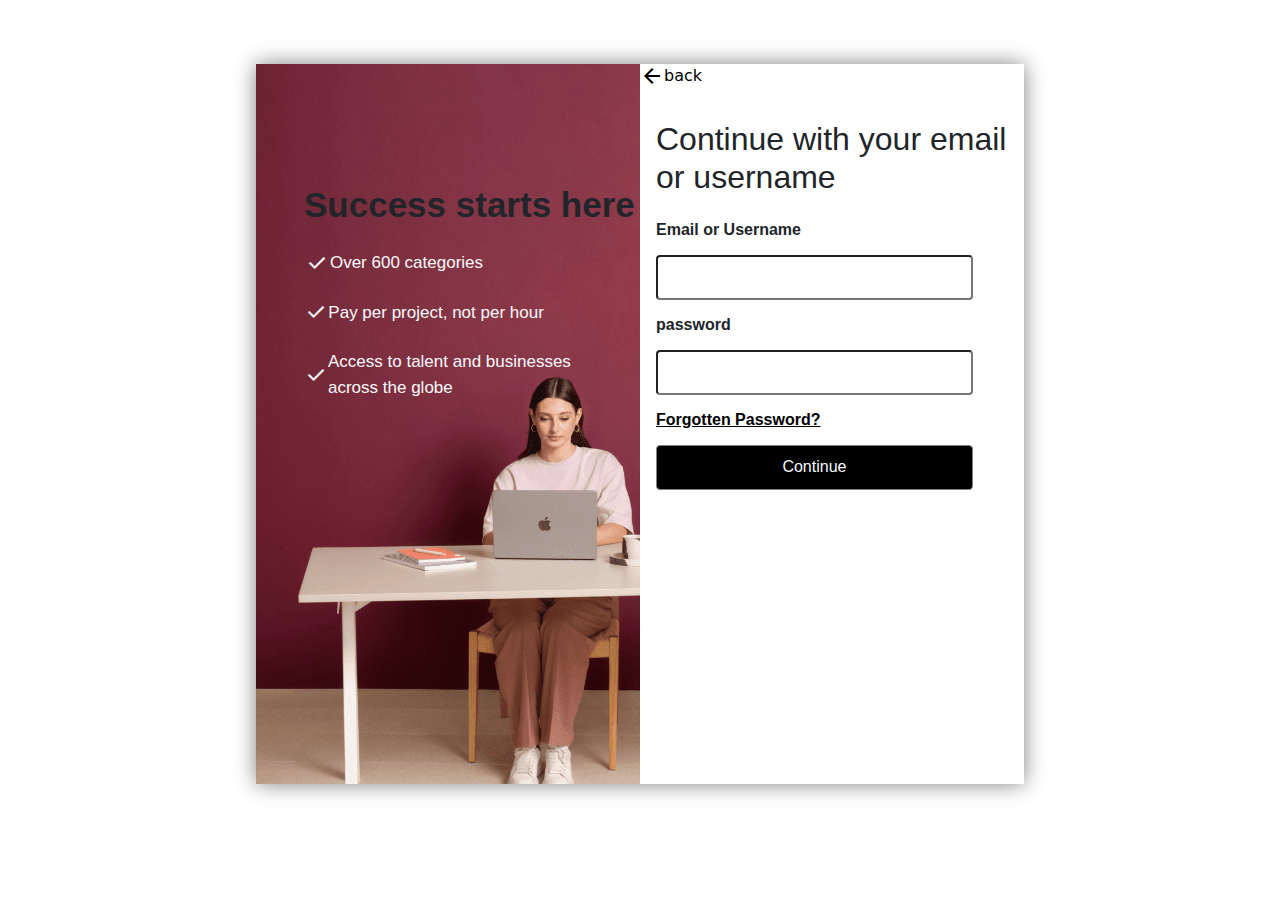
<file: sign in page.html>
<!DOCTYPE html>
<html lang="en">
<head>
    <meta charset="UTF-8">
    <meta name="viewport" content="width=device-width, initial-scale=1.0">
    <title>fiverr(sign in)</title>
    <link rel="stylesheet" href="style sign in .css">
    <link rel="stylesheet" href="bootstrap-5.3.2-dist/css/bootstrap.min.css"><link rel="stylesheet" href="https://fonts.googleapis.com/css2?family=Material+Symbols+Outlined:opsz,wght,FILL,GRAD@20..48,100..700,0..1,-50..200" />
</head>
<body class="d-flex align-items-center justify-content-center">
    <div class="kk">
        
    <div class="qq w-75 h-100 position-relative">
        <div class="ww">
          <div class="wwa ms-5">
            <h1 class="mt-2">Success starts here</h1>
            <p a class="text-light mt-4 d-flex align-items-center justify-content-evenly"><span
                class="material-symbols-outlined">check</span>Over 600 categories</p>
            <p b class="text-light mt-4 d-flex align-items-center justify-content-evenly"><span
                class="material-symbols-outlined">check</span>Pay per project, not per hour</p>
            <p c class="text-light mt-4 d-flex align-items-center justify-content-evenly"><span
                class="material-symbols-outlined">check</span>Access to talent and businesses across the
              globe
            </p>
          </div>
        </div>
        <div class="ee  w-50 h-100  ">
           <a class="text-decoration-none text-black" href="index.HTML"><p class="d-flex align-items-center "> <span class="material-symbols-outlined"> arrow_back </span>back</p></a>
          <form class=" p-3 text-start w-100 h-75">
            <h2>Continue with your email or username</h2>
            <div class="input d-flex flex-column">
                <span>Email or Username</span>
                <input type="text" class="w rounded-1" name="" id="" required>
            </div>
            <div class="input d-flex flex-column">
                <span>password</span>
                <input type="password" class="w rounded-1" name="" id="" required>
            </div>
            <a class=" text-black" href="">Forgotten Password?</a>
            <button type="submit" class=" rounded-1"><a class="text-decoration-none text-light" href="dashboard.html">Continue</a> </button>
          </form>
        </div>
      </div>
    </div>
</body>
</html>
<script src="bootstrap-5.3.2-dist/js/bootstrap.min.js"></script>
</file>
<file: style join page.css>
form {
    line-height: 50px;
    text-align: center;
    font-family: sans-serif;
    font-weight: 600;
}

form button {
    border: 1px solid gray;
    border-radius: 5px;
    height: 45px;
    padding: 20px;
}

form button:hover {
    background-color: #888;
}

form img {
    width: 20px;
}
.kk{
    display: flex;
    align-items: center;
    margin-top: 5%;
    justify-content: center;
    width: 80%;
    height: 80vh;
}
.qq {
    height: 100vh;
    display: flex;
    align-items: center;
    justify-content: center;
    box-shadow: 0 0 20px gray;
}
.nav button{
    height: 30px;
}

.ww {
    background-image: url(modal\ pic.png);
    background-size: cover;
    width: 50%;
    height: 100%;
}

.wwa {
    margin-top: 120px;
}

.wwa h1 {
    font-family: sans-serif;
    font-size: 35px;
    font-weight: 600;
}

.wwa p {
    font-family: sans-serif;
    font-size: 17px;
}

.wwa p[a] {
    width: 180px;
}

.wwa p[b] {
    width: 240px;
}

.wwa p[c] {
    width: 280px;
}
.ff{
    width: 90%;
}
</file>
<file: style profile.css>
*{
    margin: 0;
    padding: 0;
}
nav{
    display: flex;
}
.input {
    width: 60%;
}
.search_bar {
    width: 6%;
    height: 45px;
}

.search {
    width: 94%;
    height: 45px;
    outline: none;
    border: 1px solid rgb(134, 10, 123);
    font-size: large;
    padding: 0 0 0 10px;
}

.profile {
    width: 20%;
}

.profile img {
    width: 40px;
    height: 40px;

}

.profile h5:hover {
    color: #1dbf73;
}
.profile span:hover{
    display: flex;
    align-items: center;
    justify-content: space-evenly;
    width: 30px;
    height: 30px;
    background-color: rgba(128, 128, 128, 0.507);
    border-radius: 100%;
}

.p_down {
    width: 15%;
    right: 25px;
    top:80px;
    height: 60%;
    line-height: 18px;
    display: none;
    background-color: white;
    box-shadow:  0px 0px 5px 0px black;
}
.p_down p{
    font-size: larger;
    font-weight: 450;
    color: rgb(104, 96, 96);
}
.p_down p:hover{
    color: #17d37b;
}
.p_drp:focus-within .p_down{
    display: block;
}
.btna{
    background-color: #1dbf7300;
}
.drpindrp {
    width: 100%;
    height: 7vh;
    display: flex;
    align-items: center;
    background-color: white;
    border: 1px solid rgb(141, 125, 125);
}

.drpindrp p {
    padding-top: 10px;
    font-size: 15px;
    font-weight: 500;
    font-family: sans-serif;
    color: #746e6e;
}

.drpp:hover {
    text-decoration: 8px solid green underline;
    text-underline-offset: 15px;
}

.drpindrp p:hover {
    text-decoration: 2px solid green underline;
}

.drpp {
    font-family: sans-serif;
    font-size: large;
    /* overflow-x: scroll; */
}

.downaa {
    width: 95%;
    height: 90vh;
    /* display: none; */
    display: flex;
    visibility: hidden;
    z-index:6;
}

.downbb {
    width: 95%;
    height: 90vh;
    position: absolute;
    left: 30px;
    visibility: hidden;
    z-index:6;
}

.downcc {
    width: 75%;
    height: 90vh;
    position: absolute;
    left: 280px;
    visibility: hidden;
    z-index:6;
}

.downdd {
    width: 95%;
    height: 90vh;
    position: absolute;
    left: 30px;
    visibility: hidden;
    z-index:6;
}

.downee {
    width: 95%;
    height: 90vh;
    position: absolute;
    left: 30px;
    visibility: hidden;
    z-index:6;
}

.downff {
    width: 75%;
    height: 90vh;
    position: absolute;
    left: 280px;
    visibility: hidden;
    z-index:6;
}

.downgg {
    width: 95%;
    height: 90vh;
    position: absolute;
    left: 30px;
    visibility: hidden;
    z-index:6;
}

.downhh {
    width: 65%;
    height: 90vh;
    position: absolute;
    left: 450px;
    visibility: hidden;
    z-index:6;
}

.downii {
    width: 65%;
    height: 90vh;
    position: absolute;
    left: 450px;
    visibility: hidden;
    z-index:6;
}

.downjj {
    width: 75%;
    height: 90vh;
    position: absolute;
    left: 280px;
    visibility: hidden;
    z-index:6;
}

section[qq] {
    width: 25%;
    /* background-color: aquamarine; */
    height: 90vh;
    left: -10px;
}

section[qq] button {
    width: 55px;
    color: #ff62ad;
    border: 2px solid #ff62ad;
}

section[qq] p {
    font-size: 15px;
    font-weight: 500;
    font-family: sans-serif;
    color: #746e6e;
}

.drpaa:hover .downaa {
    visibility: visible;
}

.drpbb:hover .downbb {
    visibility: visible;
}

.drpcc:hover .downcc {
    visibility: visible;
}

.drpdd:hover .downdd {
    visibility: visible;
}

.drpee:hover .downee {
    visibility: visible;
}

.drpff:hover .downff {
    visibility: visible;
}

.drpgg:hover .downgg {
    visibility: visible;
}

.drphh:hover .downhh {
    visibility: visible;
}

.drpii:hover .downii {
    visibility: visible;
}

.drpjj:hover .downjj {
    visibility: visible;
}
.first{
    height: 80vh;
    background-color:#e2dede8f ;
    display: flex;
}
.fa{
    width: 35%;
    height: 90%;
    border: 1px solid gray;
}
.fb{
    width: 50%;
    height: 90%;
}
.faa{
    width: 100%;
    height: 47%;
}
.faa img{
    width: 200px;
    height: 200px;
    border-radius: 100%;
    margin-left: 80px;
}
.faa aside{
    width: 14%;
    height: 14%;
    justify-content: center;
    display: flex;
    align-items: center;
}

.fab button{
    color: white;
    width: 50px ;
    height: 20px;
    border: 0;
    background-color: #ff62ad;
    border-radius: 20px;
    padding-left:4px ;
}
.vv{
    width: 95%;
    height: 40px;
    border: 0;
    
}
.fac{
    width: 95%;
}
.faca{
    padding-top: 10px;
    display: flex ;
    align-items: center;
    justify-content: space-between;
    width: 100%;
}
.fb{
    text-align: center;
    justify-content: center;
}
.fb button{
    color: white;
    width: 180px;
    height: 40px;
    border: 0;
    background-color: #17d37b;
}

.dddd{
    display: none;
}

.nineth{
    display: flex;
}
.naa{
    width: 20%;
    height: fit-content;
}
.naa p{
    color: rgb(138, 131, 131);
}
.naa p:hover{
    text-decoration:1px solid rgb(85, 83, 83) underline;
}
.tenth{
    width:100%;
    height: 10vh;
    display: flex;
    align-items: center;
    justify-content: space-between;
    border-top: 1px solid black;
}

.tea{
    height: 10vh;
}

.teb{
    width: 45%;
    height: 10vh;
    display: flex;
}

.tebb{
    width: 35%;
}
.seventh{
    height: 200vh;
    background-color: #e2dede8f;
}
.seva{
    width: 30%;
    height: 60vh;
    text-align: center;
}
.seva button{
    color: white;
    width: 155px;
    height: 40px;
    border: 0;
    background-color: #17d37b;
}
.sevaa{
    height: 10%;
}
.sevab{
    height: 80%;
}
.sevb{
    /* background-color: crimson; */
    width: 30%;
    height: 110vh;
}
.sevba{
    height: 30%;
    color: black;
    /* background-color: cornflowerblue; */
}
.sevbb{
    height: 17.5%;
}

.sevbaa,.sevbba{
    width: 95%;
}
.sevbb aside{
    top: 45%;
    left: 5%;
}




@media (max-width:893px) {
    .first{
        width: 100%;
        display: flex;
        flex-direction: column;
        height: 150vh;
    }
    .fa,.fb{
        width: 100%;
    }
}
@media(max-width:600px){
    .btna{
        display: none;
    }
    nav{
        width: 100%;
        display: flex;
        flex-direction: column;
        height: fit-content;
    }
}
@media(max-width:750px){
    .profile h5{
        display: none;
    }
    .p_down{
        width: 25%;
    }
}
@media(max-width:900px){
    
    .profile span{
        display: none;
    }
}
@media(max-width:1115px){
    .p_down{
        width: 20%;
    }
    .seva,.sevb{
        width: 90%;
    }
    .dddd{
        display: block;
    }
    .nineth{
        display: none;
    }
}
@media(max-width:1115px){
    .drpindrp{
        display: none;
    }
}
@media(max-width:900px){
    .fia{
        display: flex;
        flex-direction: column;
        height: 50vh;
    }
    .fiaa{
        height: 45%;
        width: 90%;
    }
    .profile span{
        display: none;
    }
    .p_down{
        width: 22%;
    }
}
@media(max-width:824px){
.tenth{
    display: block;
    height: fit-content;
    align-items: center;
    justify-content: center;
}
.teb{
    width: 90%;
}
}
@media(max-width:750px){
    .profile h5{
        display: none;
    }
    .p_down{
        width: 25%;
    }
}
@media(max-width:815px){
    .p_down{
        width: 25%;
    }
}
@media(max-width:723px){
    .p_down{
        width: 28%;
    }
}
@media(max-width:645px){
    .p_down{
        width: 30%;
    }
}
@media(max-width:601px){
    .p_down{
        width: 35%;
    }
}
@media(max-width:600px){
    .btna{
        display: none;
    }
    nav{
        display: flex;
        flex-direction: column;
        height: fit-content;
    }
}

@media(max-width:685px){
    .teb{
        display: block;
        align-items: center;
        justify-content: center;
    }
    .tebb{
        margin-top: 40px;
        width: 50%;
    }
    .teb{
        text-align: center;
        display: flex;
        flex-direction: column;
        align-items: center;
        justify-content: center;
        width: 100%;
    }
    .tea{
        margin: 0 0 0px 37px;
    }
}
</file>
<file: style sign in .css>
form {
    line-height: 50px;
    text-align: center;
    font-family: sans-serif;
    font-weight: 600;
}

form button {
    border: 1px solid gray;
    border-radius: 5px;
    height: 45px;
    padding: 20px;
}

form button:hover {
    background-color: #888;
}

form img {
    width: 20px;
}
.kk{
    display: flex;
    align-items: center;
    margin-top: 5%;
    justify-content: center;
    width: 80%;
    height: 80vh;
}
.qq {
    height: 100vh;
    display: flex;
    align-items: center;
    justify-content: center;
    box-shadow: 0 0 20px gray;
}
.nav button{
    height: 30px;
}

.ww {
    background-image: url(modal\ pic.png);
    background-size: cover;
    width: 50%;
    height: 100%;
}

.wwa {
    margin-top: 120px;
}

.wwa h1 {
    font-family: sans-serif;
    font-size: 35px;
    font-weight: 600;
}

.wwa p {
    font-family: sans-serif;
    font-size: 17px;
}

.wwa p[a] {
    width: 180px;
}

.wwa p[b] {
    width: 240px;
}

.wwa p[c] {
    width: 280px;
}
.w{
    width: 90%;
    outline: 0;
    padding: 10px;
    height: 45px;
    background-color: rgba(0, 0, 255, 0);
}
form a{
   margin-left: 0;
}
form button{
    display: flex;
    align-items: center;
    justify-content: space-evenly;
    width: 90%;
    background-color: black;
    color: white;
    outline: 0;
    padding: 10px;
    height: 45px;
}
</file>
